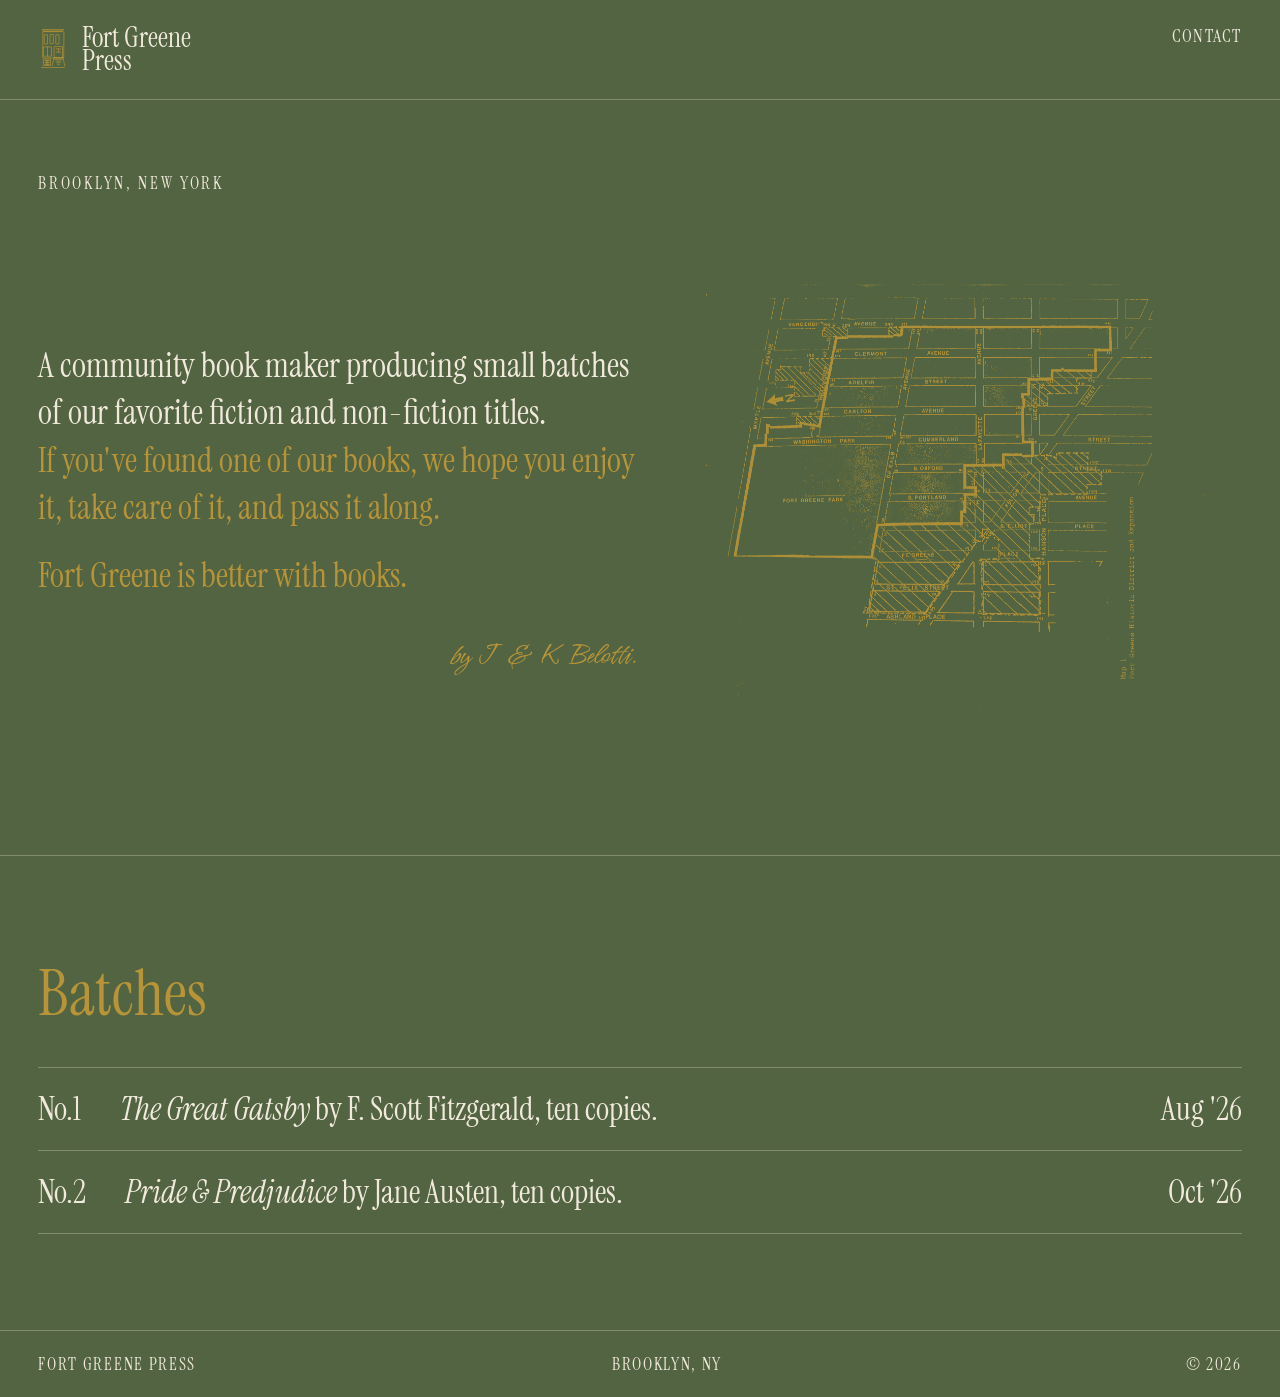
<file: index.html>
<!doctype html>
<html lang="en">
  <head>
    <meta charset="UTF-8" />
    <meta name="viewport" content="width=device-width, initial-scale=1.0" />
    <meta
      name="description"
      content="Fort Greene Press is an independent publishing project in Brooklyn, New York."
    />
    <meta name="theme-color" content="#526441" />
    <meta property="og:title" content="Fort Greene Press" />
    <meta
      property="og:description"
      content="Independent publishing from Fort Greene, Brooklyn."
    />
    <meta property="og:type" content="website" />
    <title>Fort Greene Press</title>
    <link rel="icon" href="favicon.svg" type="image/svg+xml" />
    <link rel="stylesheet" href="styles.css" />
  </head>
  <body>
    <header class="site-header">
      <a class="wordmark" href="./" aria-label="Fort Greene Press home">
        <img
          class="wordmark-mark"
          src="assets/logo-brownstone.svg"
          alt=""
          width="32"
          height="51"
        />
        <span class="wordmark-text">
          <span>Fort Greene</span>
          <span>Press</span>
        </span>
      </a>
      <nav aria-label="Main navigation">
        <a href="mailto:hello@fortgreenepress.com">Contact</a>
      </nav>
    </header>

    <main>
      <section class="hero" aria-labelledby="hero-title">
        <p class="eyebrow">Brooklyn, New York</p>
        <figure class="hero-map">
          <img
            src="assets/fort-greene-map.png"
            alt="Historic district map of Fort Greene, Brooklyn"
          />
        </figure>
        <div class="hero-copy">
          <p class="hero-description" id="hero-title">
            <span class="hero-description-intro"
              >A community book maker producing small batches of our favorite
              fiction and non-fiction titles.</span
            >
            <br />
            If you've found one of our books, we hope you enjoy it, take care of
            it, and pass it along.
          </p>
          <br />
          <p class="hero-description">Fort Greene is better with books.</p>
          <br />
          <p class="signature">by J &amp; K Belotti.</p>
        </div>
      </section>

      <section class="titles">
        <h2>Batches</h2>
        <ul>
          <li>
            <span class="title-number">No.1</span>
            <span><em>The Great Gatsby</em> by F. Scott Fitzgerald, ten copies.</span>
            <time datetime="2026-08">Aug '26</time>
          </li>
          <li>
            <span class="title-number">No.2</span>
            <span><em>Pride & Predjudice</em> by Jane Austen, ten copies.</span>
            <time datetime="2026-10">Oct '26</time>
          </li>
        </ul>
      </section>
    </main>

    <footer>
      <p>Fort Greene Press</p>
      <p>Brooklyn, NY</p>
      <p>© <span id="year">2026</span></p>
    </footer>

    <script>
      document.getElementById("year").textContent = new Date().getFullYear();
    </script>
  </body>
</html>
</file>
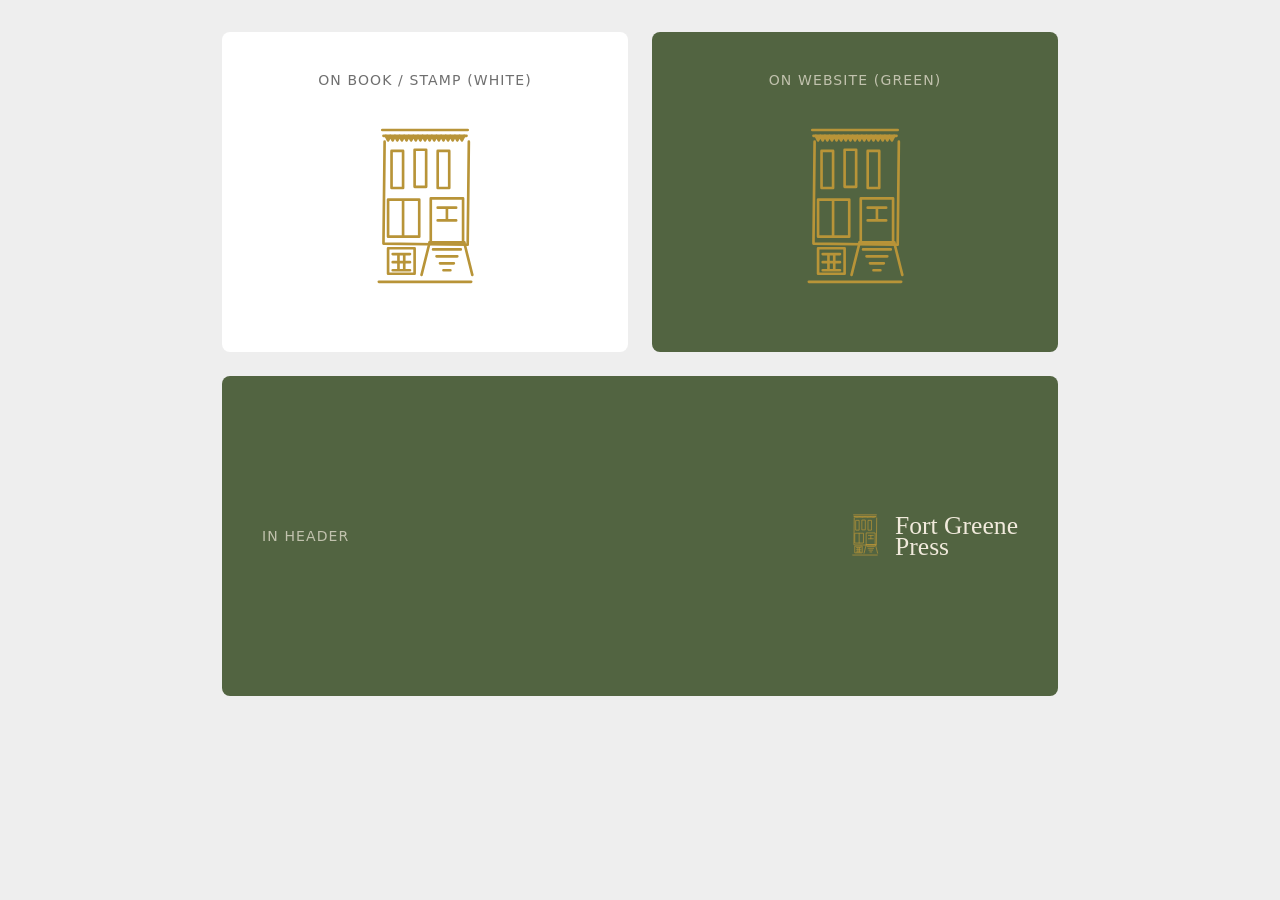
<file: assets/logo-preview.html>
<!doctype html>
<html lang="en">
  <head>
    <meta charset="UTF-8" />
    <title>Logo preview</title>
    <style>
      * { box-sizing: border-box; }
      body {
        margin: 0;
        font-family: system-ui, sans-serif;
        background: #eee;
      }
      .grid {
        display: grid;
        grid-template-columns: 1fr 1fr;
        gap: 24px;
        padding: 32px;
        max-width: 900px;
        margin: 0 auto;
      }
      .panel {
        border-radius: 8px;
        padding: 40px;
        display: flex;
        flex-direction: column;
        align-items: center;
        gap: 20px;
        min-height: 320px;
        justify-content: center;
      }
      .panel h2 {
        margin: 0;
        font-size: 14px;
        font-weight: 500;
        letter-spacing: 0.08em;
        text-transform: uppercase;
        opacity: 0.7;
      }
      .white { background: #fff; color: #333; }
      .site { background: #526441; color: #f1eadc; }
      .logo-large { width: 120px; height: auto; }
      .logo-header { width: 32px; height: auto; }
      .wordmark {
        display: flex;
        align-items: center;
        gap: 14px;
        font-family: Georgia, serif;
        font-size: 1.6rem;
        line-height: 0.82;
        color: #f1eadc;
      }
      .wordmark-text { display: flex; flex-direction: column; }
    </style>
  </head>
  <body>
    <div class="grid">
      <div class="panel white">
        <h2>On book / stamp (white)</h2>
        <img class="logo-large" src="logo-brownstone.svg" alt="Fort Greene Press logo" />
      </div>
      <div class="panel site">
        <h2>On website (green)</h2>
        <img class="logo-large" src="logo-brownstone.svg" alt="Fort Greene Press logo" />
      </div>
      <div class="panel site" style="grid-column: 1 / -1; flex-direction: row; justify-content: flex-start; padding: 24px 40px;">
        <h2 style="margin-right: auto;">In header</h2>
        <div class="wordmark">
          <img class="logo-header" src="logo-brownstone.svg" alt="" />
          <span class="wordmark-text">
            <span>Fort Greene</span>
            <span>Press</span>
          </span>
        </div>
      </div>
    </div>
  </body>
</html>
</file>
<file: styles.css>
@import url("https://fonts.googleapis.com/css2?family=Hurricane&family=DM+Sans:wght@400;500&family=Instrument+Serif:ital@0;1&display=swap");

:root {
  --ink: #18251b;
  --paper: #f1eadc;
  --vert: #526441;
  --accent: #b89438;
  --line: rgba(241, 234, 220, 0.3);
}

* {
  box-sizing: border-box;
}

html {
  height: 100%;
}

body {
  margin: 0;
  min-height: 100%;
  display: grid;
  grid-template-rows: auto auto auto;
  overflow-x: hidden;
  color: var(--paper);
  background: var(--vert);
  font-family: "Instrument Serif", sans-serif;
  font-size: 16px;
}

a {
  color: inherit;
}

.site-header {
  display: flex;
  align-items: flex-start;
  justify-content: space-between;
  padding: 24px 3vw;
  border-bottom: 1px solid var(--line);
}

.wordmark {
  display: flex;
  align-items: center;
  gap: 14px;
  font-family: "Instrument Serif", Georgia, serif;
  font-size: clamp(1.4rem, 2.2vw, 2rem);
  line-height: 0.82;
  text-decoration: none;
}

.wordmark-mark {
  width: clamp(22px, 2.8vw, 30px);
  height: auto;
  flex-shrink: 0;
}

.wordmark-text {
  display: flex;
  flex-direction: column;
}

nav {
  display: flex;
  gap: 28px;
}

nav a {
  font-size: 1.125rem;
  font-weight: 500;
  letter-spacing: 0.08em;
  text-decoration: none;
  text-transform: uppercase;
}

nav a {
  padding-bottom: 4px;
  border-bottom: 1px solid transparent;
}

nav a:hover {
  border-color: currentColor;
}

main {
  min-height: 0;
}

.hero {
  min-height: calc(100vh - 145px);
  padding: clamp(28px, 8vh, 80px) 3vw clamp(24px, 4vh, 40px);
  display: grid;
  grid-template-columns: minmax(0, 1fr) minmax(320px, 0.9fr);
  grid-template-rows: auto minmax(0, 1fr) auto;
  column-gap: clamp(32px, 5vw, 80px);
}

.eyebrow {
  grid-column: 1;
  grid-row: 1;
  margin: 0;
  font-size: 1.05rem;
  font-weight: 500;
  letter-spacing: 0.16em;
  text-transform: uppercase;
}

.hero-copy {
  grid-column: 1;
  grid-row: 2;
  align-self: center;
  max-width: 750px;
}

.hero-description {
  margin: 0;
  color: var(--accent);
  font-size: clamp(1.8rem, 2.64vw, 2.4rem);
  line-height: 1.4;
}

.hero-description-intro {
  color: var(--paper);
}

.signature {
  margin: 18px 0 0;
  color: var(--accent);
  font-family: "Hurricane", cursive;
  font-size: clamp(1.50rem, 2.5vw, 2.5rem);
  line-height: 1;
  text-align: right;
}

.hero-map {
  min-width: 0;
  min-height: 0;
  grid-column: 2;
  grid-row: 1 / -1;
  margin: 0;
  display: flex;
  align-items: center;
  justify-content: center;
}

.hero-map img {
  width: 100%;
  height: 100%;
  max-height: 68vh;
  object-fit: contain;
  opacity: 0.9;
}

.titles {
  padding: clamp(48px, 8vw, 96px) 3vw;
  border-top: 1px solid var(--line);
}

.titles h2 {
  margin: 0 0 32px;
  color: var(--accent);
  font-family: "Instrument Serif", Georgia, serif;
  font-size: clamp(2.5rem, 5vw, 5rem);
  font-weight: 400;
}

.titles ul {
  margin: 0;
  padding: 0;
  list-style: none;
}

.titles li {
  display: grid;
  grid-template-columns: auto 1fr auto;
  gap: clamp(18px, 3vw, 48px);
  padding: 20px 0;
  border-top: 1px solid var(--line);
  font-size: clamp(1.5rem, 2.5vw, 2.25rem);
}

.titles time {
  text-align: right;
  white-space: nowrap;
}

.titles li:last-child {
  border-bottom: 1px solid var(--line);
}

footer {
  display: grid;
  grid-template-columns: 1fr 1fr auto;
  padding: 22px 3vw;
  border-top: 1px solid var(--line);
  font-size: 1.05rem;
  letter-spacing: 0.1em;
  text-transform: uppercase;
}

footer p {
  margin: 0;
}

@media (max-width: 900px) {
  .hero {
    min-height: auto;
    grid-template-columns: minmax(0, 1fr);
    grid-template-rows: auto auto auto;
    row-gap: clamp(28px, 6vw, 48px);
  }

  .hero-copy {
    grid-column: 1;
    grid-row: 2;
  }

  .hero-map {
    grid-column: 1;
    grid-row: 3;
  }

  .hero-map img {
    height: auto;
    max-height: 60vh;
  }
}

@media (max-width: 700px) {
  .site-header {
    padding: 18px 20px;
  }

  nav {
    gap: 16px;
  }

  .hero {
    padding: clamp(24px, 7vh, 48px) 20px 28px;
  }

  .hero-map img {
    max-height: 50vh;
  }

  .titles {
    padding-right: 20px;
    padding-left: 20px;
  }

  footer {
    gap: 8px;
    grid-template-columns: 1fr auto;
    padding: 20px;
  }

  footer p:nth-child(2) {
    display: none;
  }
}
</file>
